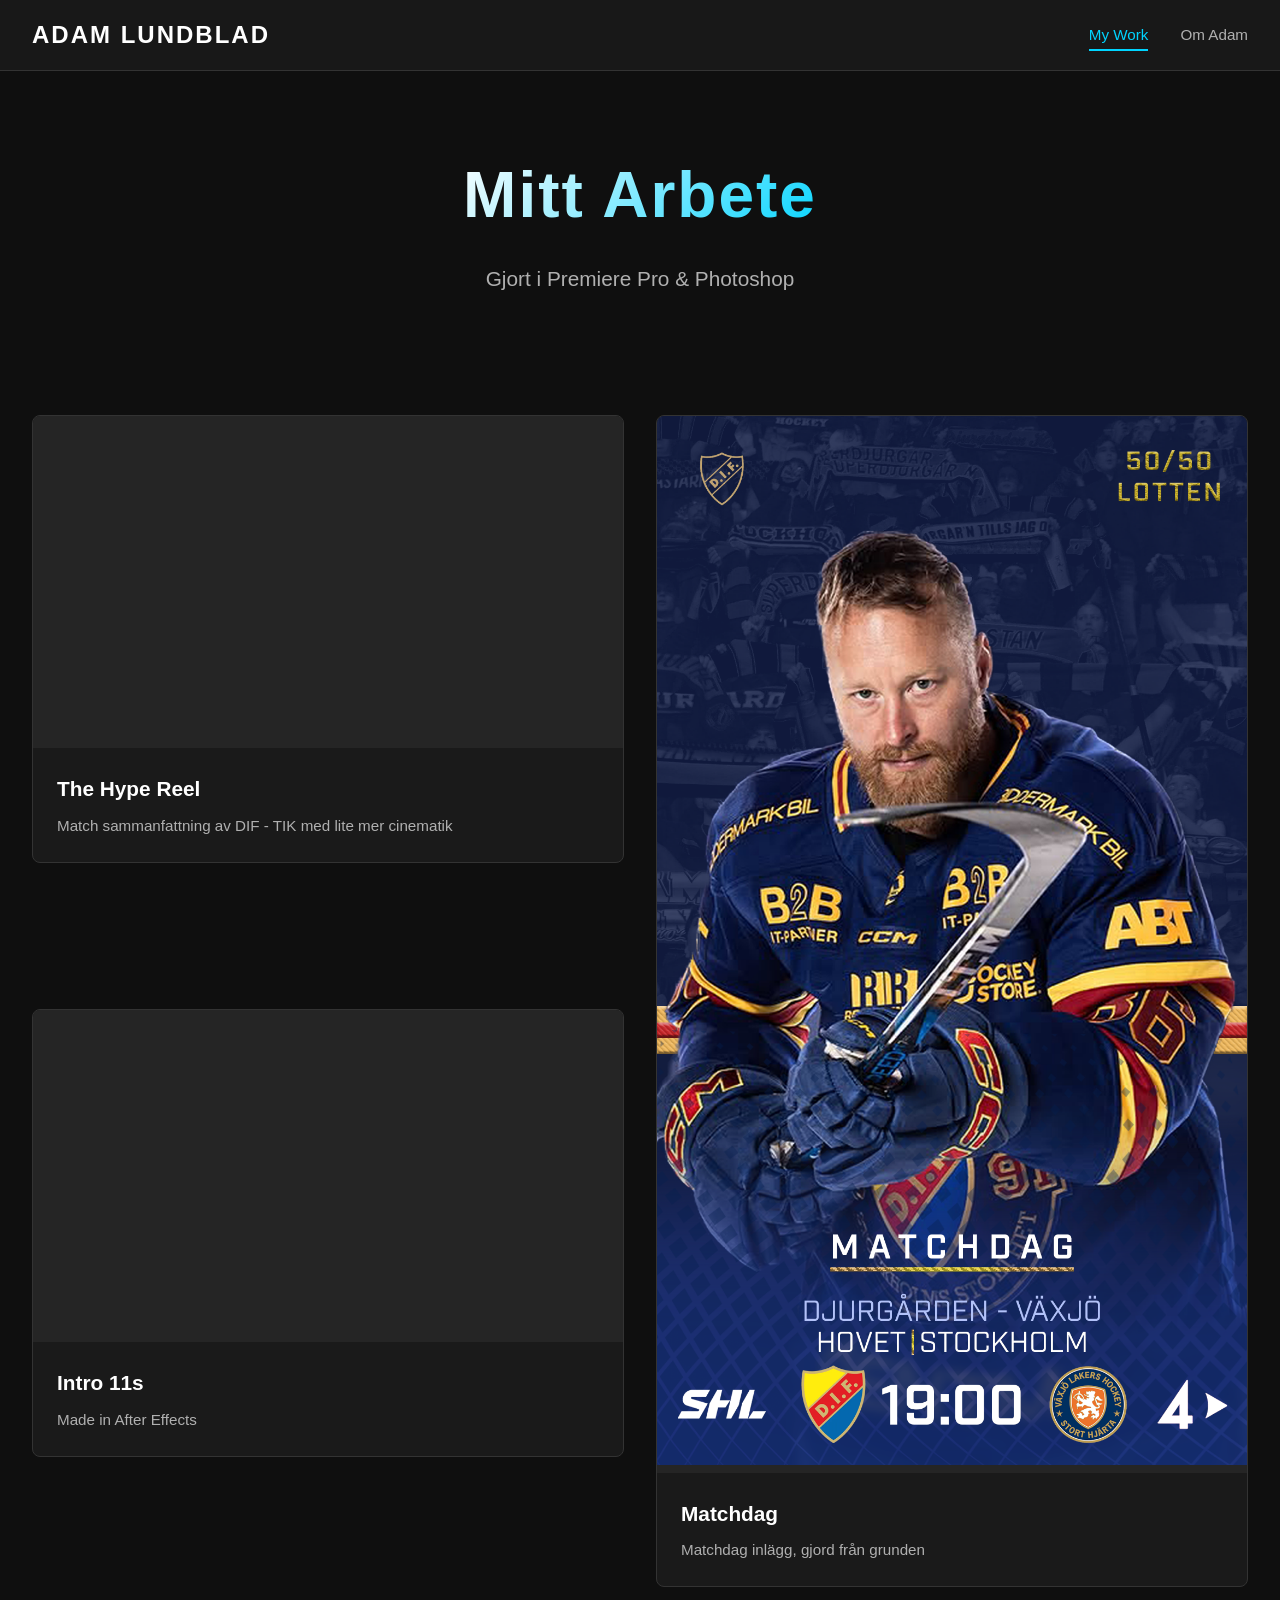
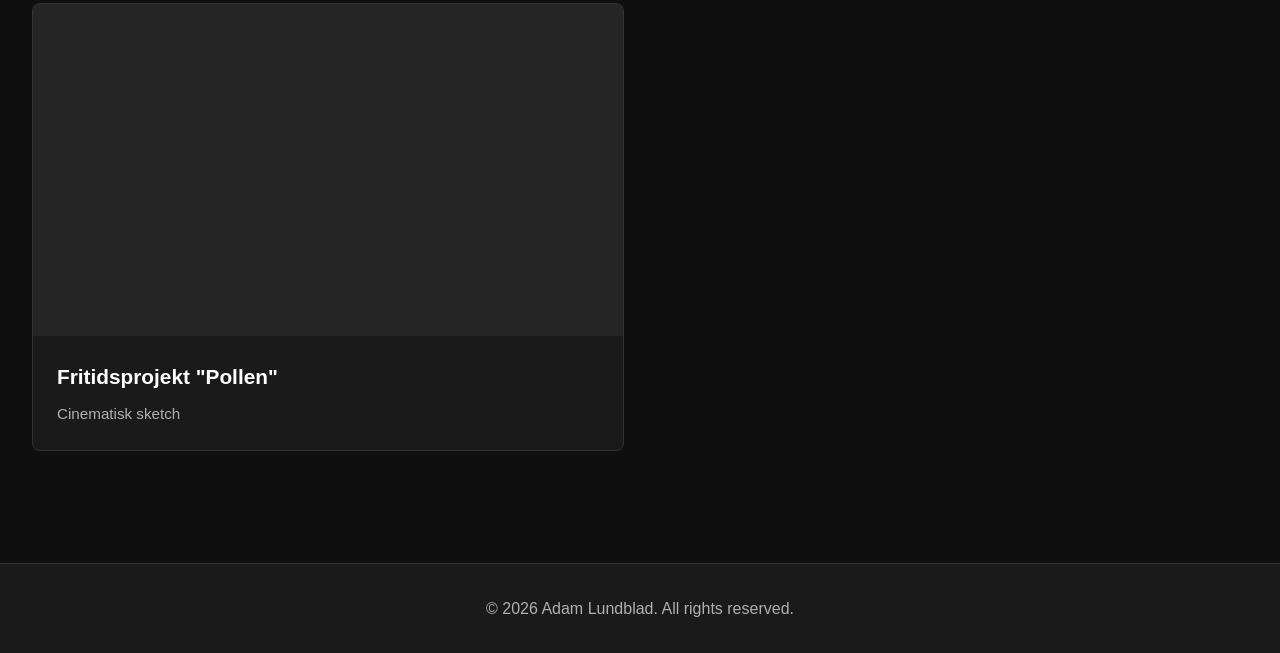
<file: index.html>
<!DOCTYPE html>
<html lang="en">
<head>
    <meta charset="UTF-8">
    <meta name="viewport" content="width=device-width, initial-scale=1.0">
    <title>Adam Lundblad - My Work</title>
    <link rel="stylesheet" href="styles.css">
</head>
<body>
    <nav class="navbar">
        <div class="nav-container">
            <a href="index.html" class="logo">ADAM LUNDBLAD</a>
            <div class="nav-menu">
                <a href="index.html" class="nav-link active">My Work</a>
                <a href="about.html" class="nav-link">Om Adam</a>
            </div>
        </div>
    </nav>

    <main class="main-content">
        <section class="hero">
            <div class="hero-content">
                <h1>Mitt Arbete</h1>
                <p>Gjort i Premiere Pro & Photoshop</p>
            </div>
        </section>

        <section class="portfolio">
            <div class="portfolio-grid">
                <!-- The Hype Reel -->
                <div class="portfolio-item">
                    <div class="video-container">
                        <iframe src="https://www.youtube.com/embed/ImdGEAV1Suw" title="The Hype Reel" frameborder="0" allow="accelerometer; autoplay; clipboard-write; encrypted-media; gyroscope; picture-in-picture" allowfullscreen></iframe>
                    </div>
                    <div class="item-info">
                        <h3>The Hype Reel</h3>
                        <p>Match sammanfattning av DIF - TIK med lite mer cinematik</p>
                    </div>
                </div>

                <!-- Project 2 -->
                <div class="portfolio-item">
                    <div class="video-container">
                        <iframe src="https://www.youtube.com/embed/uXF8dxhD0Z0" title="Project Two Video" frameborder="0" allow="accelerometer; autoplay; clipboard-write; encrypted-media; gyroscope; picture-in-picture" allowfullscreen></iframe>
                    </div>
                    <div class="item-info">
                        <h3>Intro 11s</h3>
                        <p>Made in After Effects</p>
                    </div>
                </div>

                <!-- Project 3 -->
                <div class="portfolio-item">
                    <div class="video-container">
                        <iframe src="https://www.youtube.com/embed/vqIFJWY6nXI" title="Project Three Video" frameborder="0" allow="accelerometer; autoplay; clipboard-write; encrypted-media; gyroscope; picture-in-picture" allowfullscreen></iframe>
                    </div>
                    <div class="item-info">
                        <h3>Fritidsprojekt "Pollen"</h3>
                        <p>Cinematisk sketch</p>
                    </div>
                </div>

                <!-- Project 1 -->
                <div class="portfolio-item image-featured">
                    <a href="Matchdag.png" target="_blank" rel="noopener noreferrer" class="card-link">
                        <div class="image-container">
                            <img src="Matchdag.png" alt="Matchdag">
                            <div class="overlay">
                                <span>Matchdag</span>
                            </div>
                        </div>
                    </a>
                    <div class="item-info">
                        <h3>Matchdag</h3>
                        <p>Matchdag inlägg, gjord från grunden</p>
                    </div>
                </div>
            </div>
        </section>
    </main>

    <footer class="footer">
        <p>&copy; 2026 Adam Lundblad. All rights reserved.</p>
    </footer>
</body>
</html>
</file>
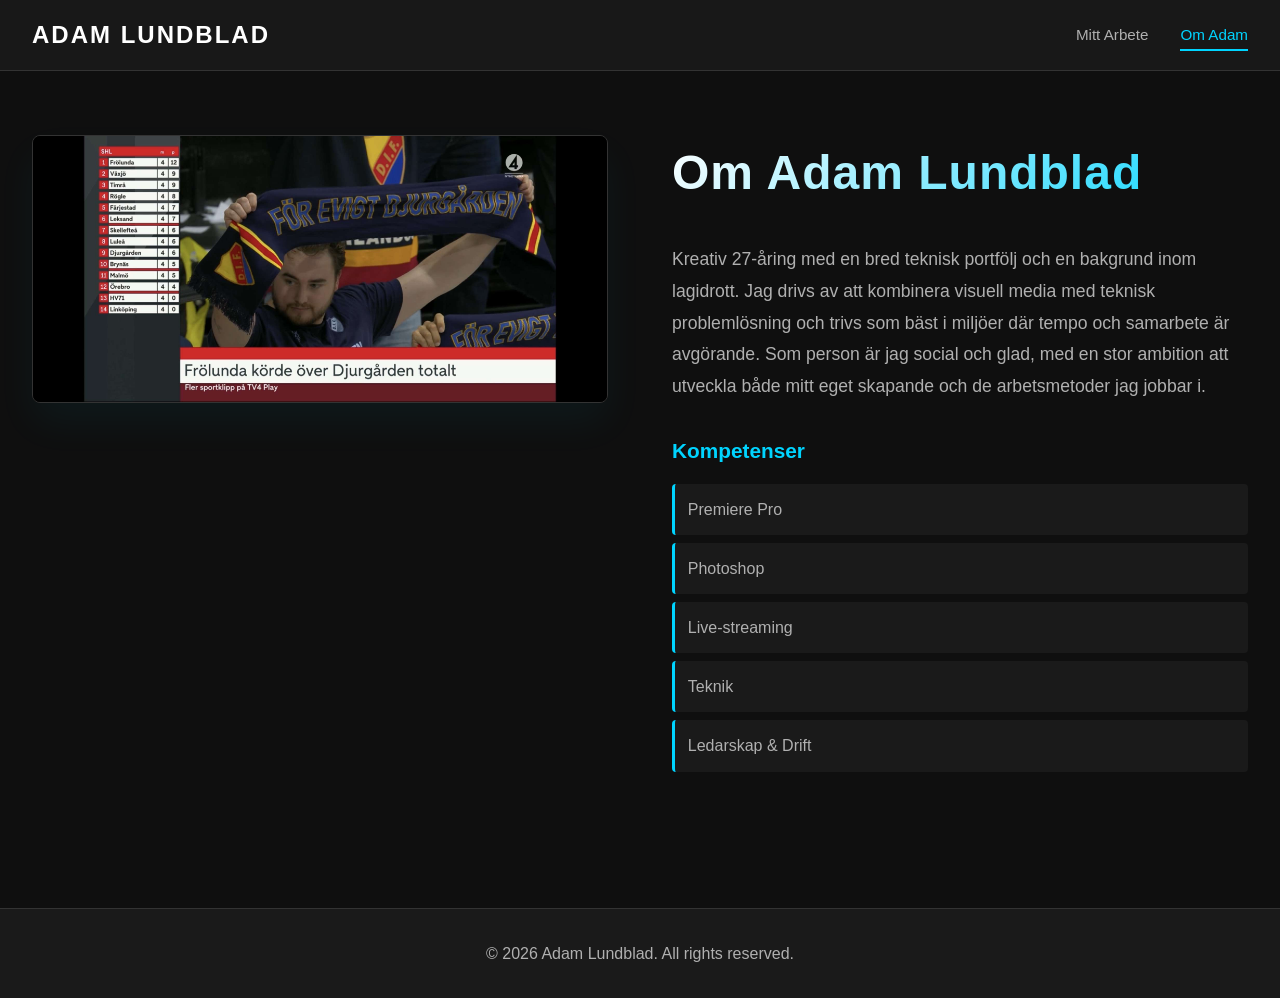
<file: about.html>
<!DOCTYPE html>
<html lang="en">
<head>
    <meta charset="UTF-8">
    <meta name="viewport" content="width=device-width, initial-scale=1.0">
    <title>Om Adam Lundblad</title>
    <link rel="stylesheet" href="styles.css">
</head>
<body>
    <nav class="navbar">
        <div class="nav-container">
            <a href="index.html" class="logo">ADAM LUNDBLAD</a>
            <div class="nav-menu">
                <a href="index.html" class="nav-link">Mitt Arbete</a>
                <a href="about.html" class="nav-link active">Om Adam</a>
            </div>
        </div>
    </nav>

    <main class="main-content">
        <section class="about-section">
            <div class="about-container">
                <div class="about-image">
                    <img src="assets/IMG_4911.JPG" alt="Adam Lundblad">
                </div>
                <div class="about-content">
                    <h1>Om Adam Lundblad</h1>
                    <div class="about-text">
                        <p>Kreativ 27-åring med en bred teknisk portfölj och en bakgrund inom lagidrott. Jag drivs av att kombinera visuell media med teknisk problemlösning och trivs som bäst i miljöer där tempo och samarbete är avgörande. Som person är jag social och glad, med en stor ambition att utveckla både mitt eget skapande och de arbetsmetoder jag jobbar i.</p>
                    </div>
                    <div class="skills">
                        <h3>Kompetenser</h3>
                        <ul>
                            <li>Premiere Pro</li>
                            <li>Photoshop</li>
                            <li>Live-streaming</li>
                            <li>Teknik</li>
                            <li>Ledarskap & Drift</li>
                        </ul>
                    </div>
                </div>
            </div>
        </section>
    </main>

    <footer class="footer">
        <p>&copy; 2026 Adam Lundblad. All rights reserved.</p>
    </footer>
</body>
</html>
</file>
<file: styles.css>
* {
    margin: 0;
    padding: 0;
    box-sizing: border-box;
}

:root {
    --bg-dark: #0f0f0f;
    --bg-secondary: #1a1a1a;
    --bg-tertiary: #252525;
    --text-primary: #ffffff;
    --text-secondary: #b0b0b0;
    --accent: #00d4ff;
    --accent-hover: #00b8d4;
    --border: #333333;
}

body {
    font-family: -apple-system, BlinkMacSystemFont, 'Segoe UI', 'Roboto', 'Oxygen', 'Ubuntu', 'Cantarell', sans-serif;
    background-color: var(--bg-dark);
    color: var(--text-primary);
    line-height: 1.6;
    overflow-x: hidden;
}

/* Navigation */
.navbar {
    background-color: var(--bg-secondary);
    border-bottom: 1px solid var(--border);
    position: sticky;
    top: 0;
    z-index: 100;
    backdrop-filter: blur(10px);
    background-color: rgba(26, 26, 26, 0.95);
}

.nav-container {
    max-width: 1400px;
    margin: 0 auto;
    padding: 1rem 2rem;
    display: flex;
    justify-content: space-between;
    align-items: center;
}

.logo {
    font-size: 1.5rem;
    font-weight: 700;
    color: var(--text-primary);
    text-decoration: none;
    letter-spacing: 2px;
    transition: color 0.3s ease;
}

.logo:hover {
    color: var(--accent);
}

.nav-menu {
    display: flex;
    gap: 2rem;
}

.nav-link {
    color: var(--text-secondary);
    text-decoration: none;
    font-size: 0.95rem;
    font-weight: 500;
    transition: all 0.3s ease;
    position: relative;
}

.nav-link:hover {
    color: var(--accent);
}

.nav-link.active {
    color: var(--accent);
}

.nav-link.active::after {
    content: '';
    position: absolute;
    bottom: -4px;
    left: 0;
    right: 0;
    height: 2px;
    background-color: var(--accent);
}

/* Main Content */
.main-content {
    max-width: 1400px;
    margin: 0 auto;
    padding: 0 2rem;
    min-height: calc(100vh - 200px);
}

/* Hero Section */
.hero {
    display: flex;
    align-items: center;
    justify-content: center;
    min-height: 280px;
    text-align: center;
    padding: 2rem 0 1rem;
}

.hero-content h1 {
    font-size: 4rem;
    font-weight: 800;
    margin-bottom: 1rem;
    letter-spacing: 2px;
    background: linear-gradient(135deg, var(--text-primary) 0%, var(--accent) 100%);
    -webkit-background-clip: text;
    -webkit-text-fill-color: transparent;
    background-clip: text;
}

.hero-content p {
    font-size: 1.3rem;
    color: var(--text-secondary);
    max-width: 600px;
    margin: 0 auto;
}

/* Portfolio Grid */
.portfolio {
    padding: 3rem 0;
}

.portfolio-grid {
    display: grid;
    grid-template-columns: repeat(2, 1fr);
    column-gap: 2rem;
    row-gap: 1rem;
    margin-top: 1rem;
    align-items: start;
}

.portfolio-item {
    background-color: var(--bg-secondary);
    border: 1px solid var(--border);
    border-radius: 8px;
    overflow: hidden;
    transition: all 0.3s ease;
    cursor: pointer;
    align-self: start;
}

.portfolio-item:hover {
    border-color: var(--accent);
    transform: translateY(-5px);
    box-shadow: 0 10px 30px rgba(0, 212, 255, 0.1);
}

.portfolio-item.featured {
    grid-column: span 2;
}

.portfolio-item.image-featured {
    grid-column: 2;
    grid-row: 1 / span 2;
    display: flex;
    flex-direction: column;
}

.video-container,
.image-container {
    position: relative;
    width: 100%;
    overflow: hidden;
    background-color: var(--bg-tertiary);
}

.video-container {
    aspect-ratio: 16 / 9;
}

.image-container {
    aspect-ratio: 16 / 9;
}

.video-container video,
.image-container img {
    width: 100%;
    height: 100%;
    object-fit: cover;
    transition: transform 0.3s ease;
}

.portfolio-item:hover .video-container video,
.portfolio-item:hover .image-container img {
    transform: scale(1.05);
}

.image-container {
    position: relative;
}

.overlay {
    position: absolute;
    top: 0;
    left: 0;
    right: 0;
    bottom: 0;
    background: rgba(0, 212, 255, 0.1);
    display: flex;
    align-items: center;
    justify-content: center;
    opacity: 0;
    transition: opacity 0.3s ease;
}

.overlay span {
    color: var(--accent);
    font-weight: 600;
    font-size: 1.1rem;
}

.portfolio-item:hover .overlay {
    opacity: 1;
}

.item-info {
    padding: 1.5rem;
}

.item-info h3 {
    font-size: 1.3rem;
    margin: 0 0 0.5rem;
    color: var(--text-primary);
}

.item-info p {
    color: var(--text-secondary);
    font-size: 0.95rem;
    margin: 0;
}

/* About Section */
.about-section {
    padding: 4rem 0;
}

.about-container {
    display: grid;
    grid-template-columns: 1fr 1fr;
    gap: 4rem;
    align-items: start;
}

.about-image {
    position: sticky;
    top: 100px;
}

.about-image img {
    width: 100%;
    border-radius: 8px;
    border: 1px solid var(--border);
    box-shadow: 0 20px 40px rgba(0, 212, 255, 0.05);
    transition: all 0.3s ease;
}

.about-image:hover img {
    border-color: var(--accent);
    box-shadow: 0 20px 40px rgba(0, 212, 255, 0.15);
}

.about-content h1 {
    font-size: 3rem;
    margin-bottom: 2rem;
    letter-spacing: 1px;
    background: linear-gradient(135deg, var(--text-primary) 0%, var(--accent) 100%);
    -webkit-background-clip: text;
    -webkit-text-fill-color: transparent;
    background-clip: text;
}

.about-text {
    margin-bottom: 2rem;
}

.about-text p {
    font-size: 1.1rem;
    color: var(--text-secondary);
    line-height: 1.8;
    margin-bottom: 1.5rem;
}

.skills h3 {
    font-size: 1.3rem;
    color: var(--accent);
    margin-bottom: 1rem;
}

.skills ul {
    list-style: none;
}

.skills li {
    padding: 0.8rem;
    margin-bottom: 0.5rem;
    background-color: var(--bg-secondary);
    border-left: 3px solid var(--accent);
    border-radius: 4px;
    color: var(--text-secondary);
    transition: all 0.3s ease;
}

.skills li:hover {
    background-color: var(--bg-tertiary);
    color: var(--text-primary);
    padding-left: 1.2rem;
}

/* Footer */
.footer {
    background-color: var(--bg-secondary);
    border-top: 1px solid var(--border);
    padding: 2rem;
    text-align: center;
    color: var(--text-secondary);
    margin-top: 4rem;
}

/* Responsive Design */
@media (max-width: 1024px) {
    .portfolio-grid {
        grid-template-columns: 1fr;
        gap: 1.5rem;
    }

    .portfolio-item.featured {
        grid-column: span 1;
    }

    .portfolio-item.image-featured {
        grid-column: auto;
        grid-row: auto;
    }

    .about-container {
        grid-template-columns: 1fr;
        gap: 2rem;
    }

    .about-image {
        position: static;
    }
}

@media (max-width: 768px) {
    .hero-content h1 {
        font-size: 2.5rem;
    }

    .hero-content p {
        font-size: 1rem;
    }

    .nav-menu {
        gap: 1rem;
    }

    .nav-link {
        font-size: 0.85rem;
    }

    .portfolio-grid {
        grid-template-columns: 1fr;
    }

    .about-content h1 {
        font-size: 2rem;
    }

    .main-content {
        padding: 0 1rem;
    }

    .about-container {
        gap: 1.5rem;
    }
}

@media (max-width: 480px) {
    .hero-content h1 {
        font-size: 1.8rem;
    }

    .nav-container {
        flex-direction: column;
        gap: 1rem;
    }

    .nav-menu {
        width: 100%;
        justify-content: center;
    }

    .logo {
        font-size: 1.2rem;
    }
}

.video-container iframe {
    width: 100%;
    height: 100%;
    border: 0;
    display: block;
}

.card-link {
    display: block;
    color: inherit;
    text-decoration: none;
}

.portfolio-item.image-featured .card-link {
    flex: 1;
}

.portfolio-item.image-featured .image-container {
    height: 100%;
    aspect-ratio: auto;
}
</file>
